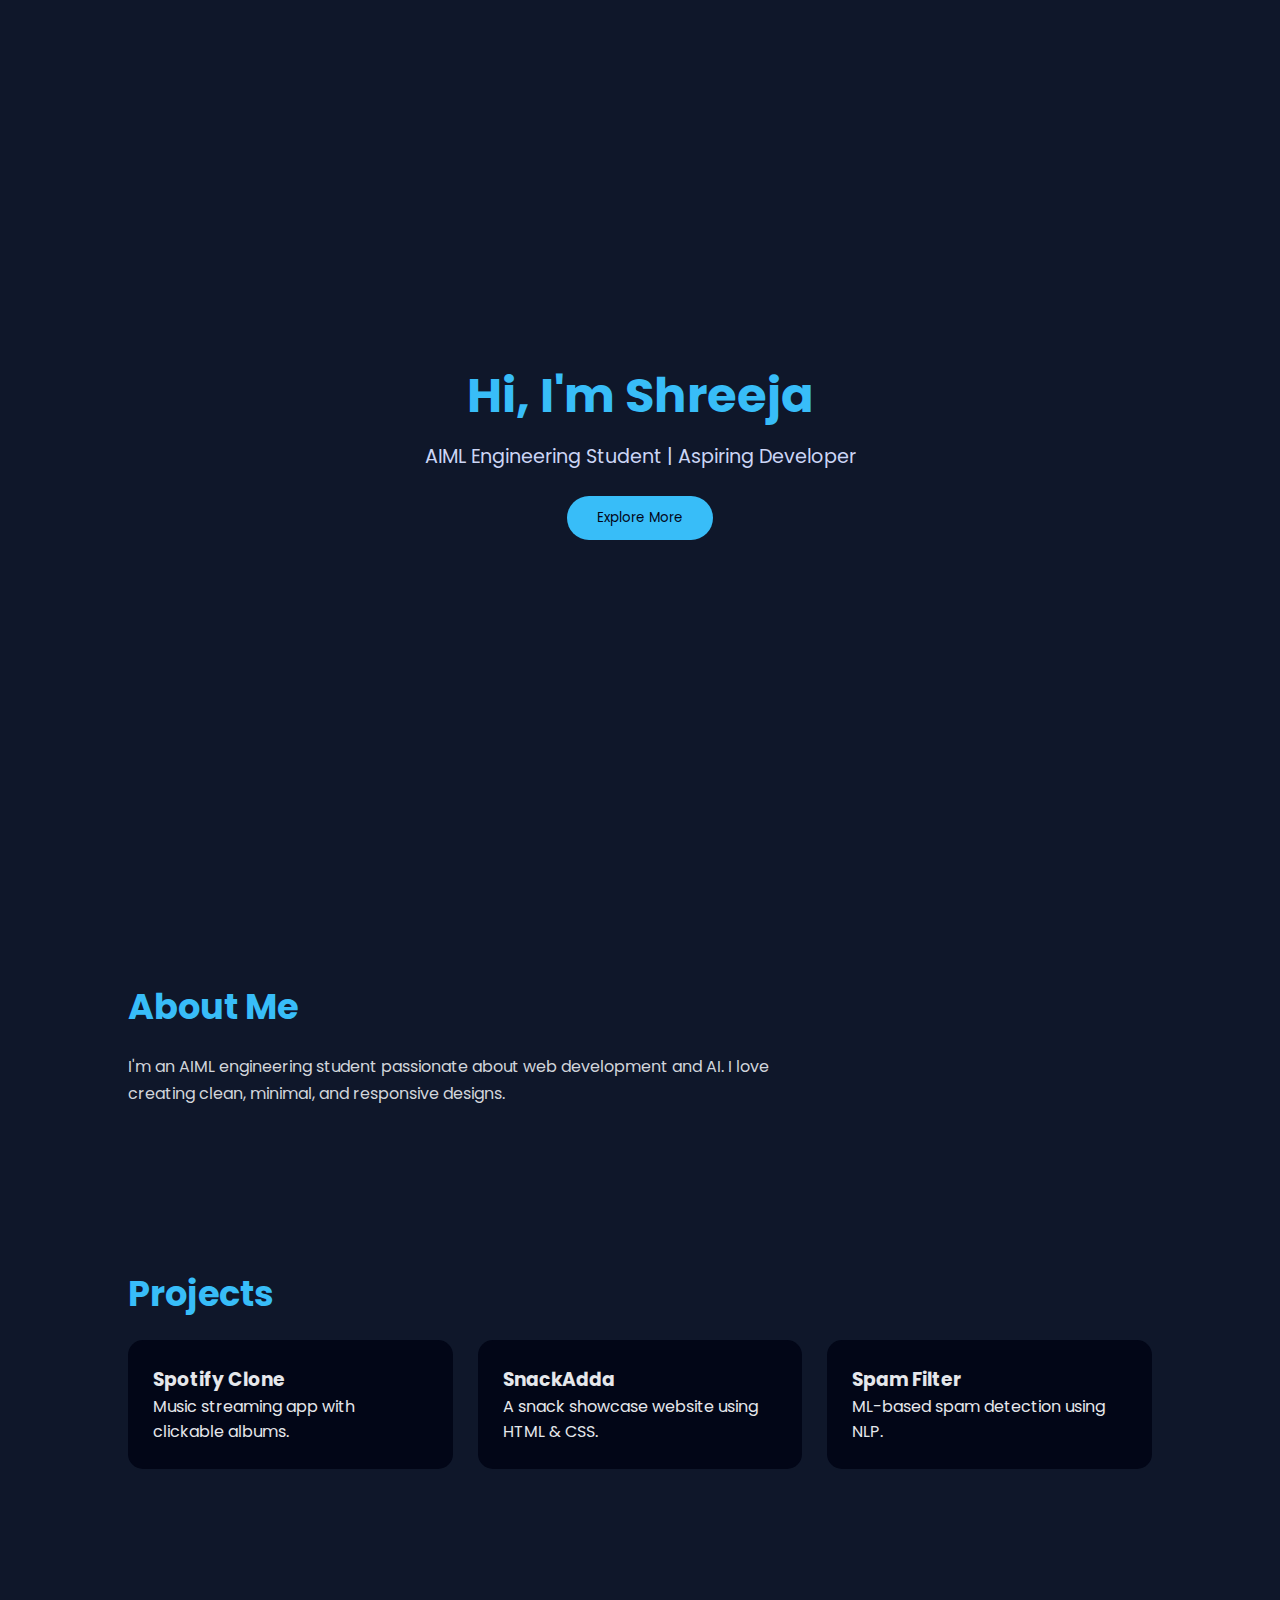
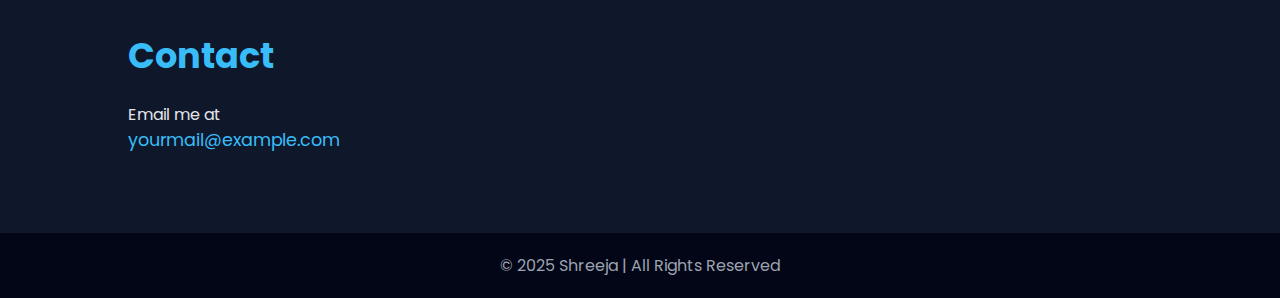
<file: index.html>
<!DOCTYPE html>
<html lang="en">
<head>
  <meta charset="UTF-8" />
  <meta name="viewport" content="width=device-width, initial-scale=1.0" />
  <title>My Portfolio</title>
  <link rel="stylesheet" href="style.css" />
  <link href="https://fonts.googleapis.com/css2?family=Poppins:wght@300;400;600&display=swap" rel="stylesheet">
</head>
<body>

  <header class="hero">
    <h1>Hi, I'm Shreeja</h1>
    <p>AIML Engineering Student | Aspiring Developer</p>
    <button onclick="document.getElementById('about').scrollIntoView({behavior:'smooth'})">Explore More</button>
  </header>

  <section id="about" class="about">
    <h2>About Me</h2>
    <p>
      I'm an AIML engineering student passionate about web development and AI.
      I love creating clean, minimal, and responsive designs.
    </p>
  </section>

  <section class="projects">
    <h2>Projects</h2>
    <div class="project-grid">
      <div class="project-card">
        <h3>Spotify Clone</h3>
        <p>Music streaming app with clickable albums.</p>
      </div>
      <div class="project-card">
        <h3>SnackAdda</h3>
        <p>A snack showcase website using HTML & CSS.</p>
      </div>
      <div class="project-card">
        <h3>Spam Filter</h3>
        <p>ML-based spam detection using NLP.</p>
      </div>
    </div>
  </section>

  <section class="contact">
    <h2>Contact</h2>
    <p>Email me at</p>
    <a href="mailto:yourmail@example.com">yourmail@example.com</a>
  </section>

  <footer>
    © 2025 Shreeja | All Rights Reserved
  </footer>

</body>
</html>
</file>
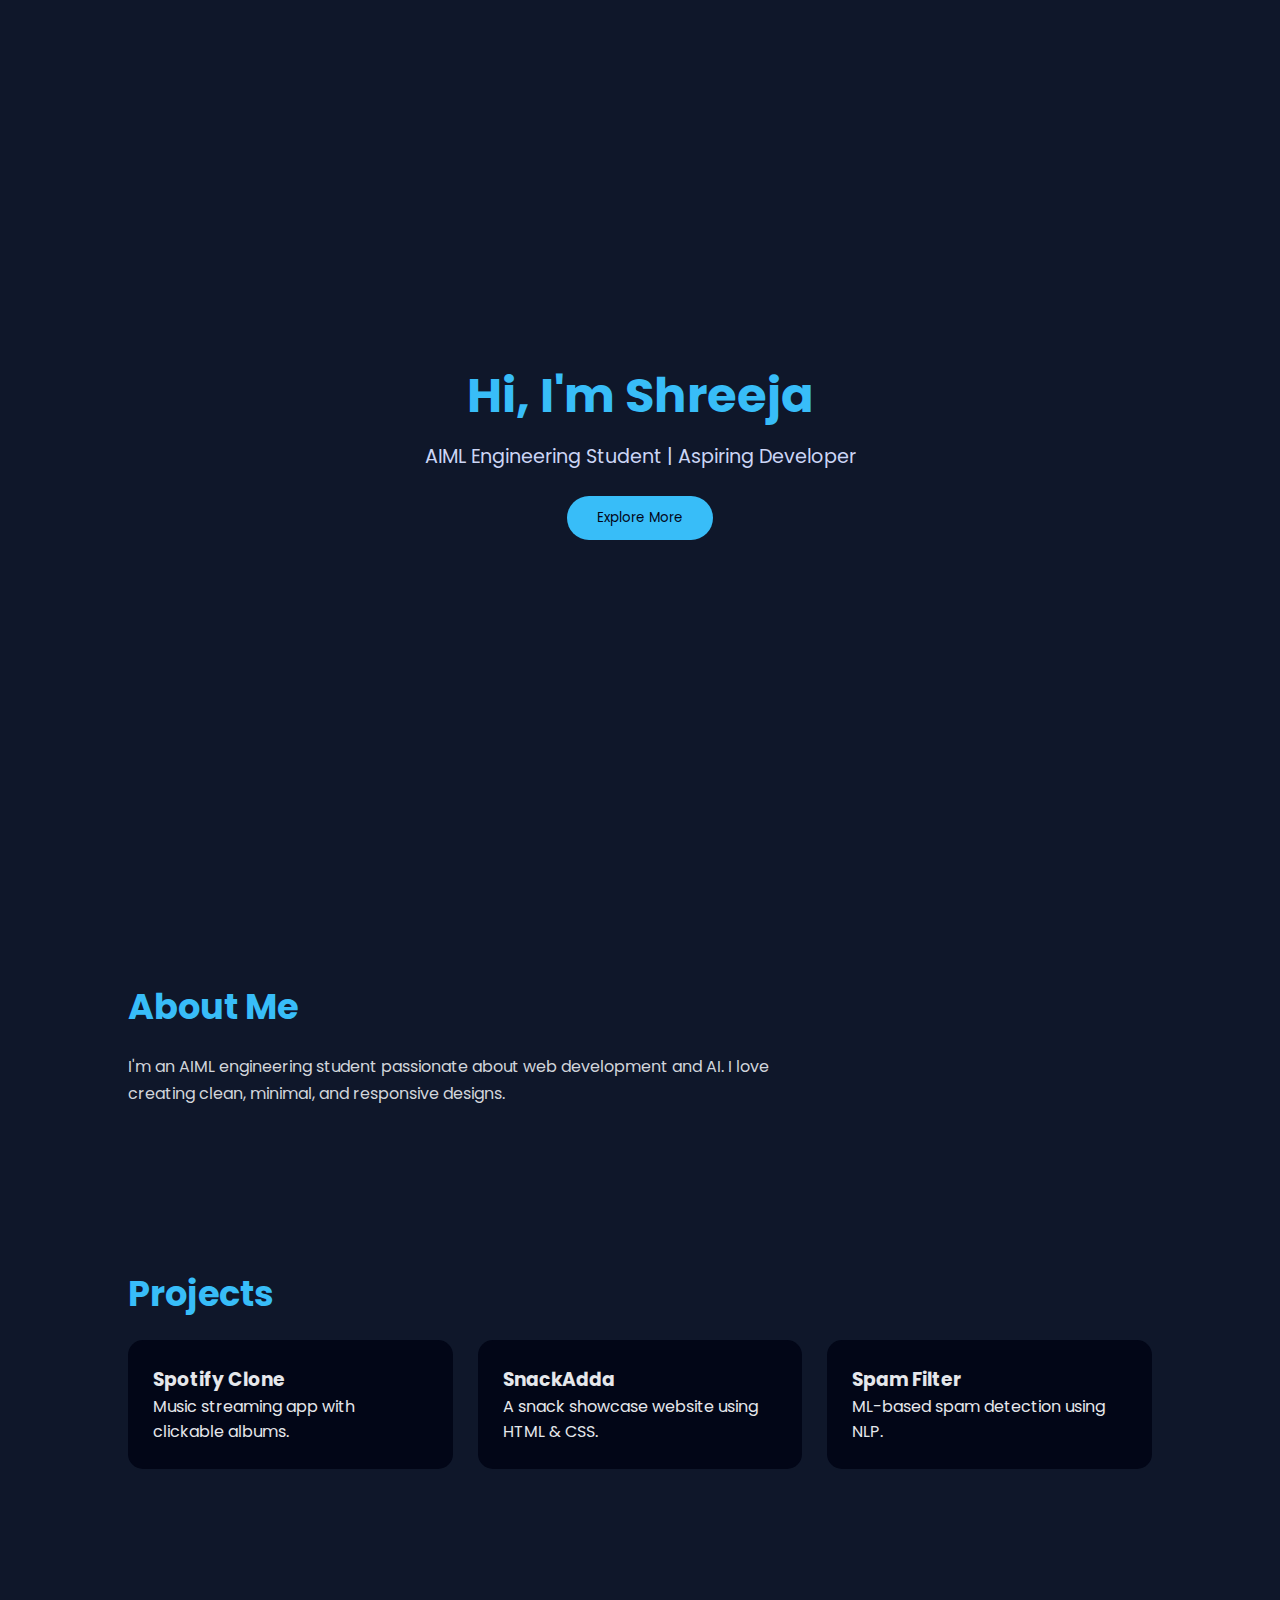
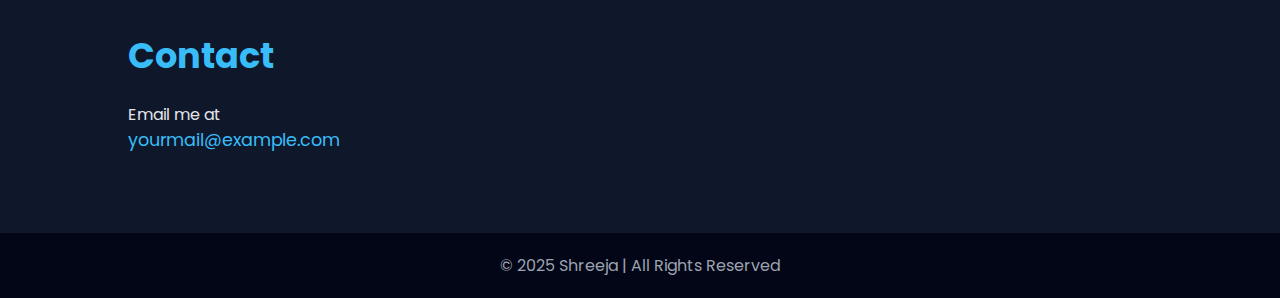
<file: index_github.html>
<!DOCTYPE html>
<html lang="en">
<head>
  <meta charset="UTF-8" />
  <meta name="viewport" content="width=device-width, initial-scale=1.0" />
  <title>My Portfolio</title>
  <link rel="stylesheet" href="style.css" />
  <link href="https://fonts.googleapis.com/css2?family=Poppins:wght@300;400;600&display=swap" rel="stylesheet">
</head>
<body>

  <header class="hero">
    <h1>Hi, I'm Shreeja</h1>
    <p>AIML Engineering Student | Aspiring Developer</p>
    <button onclick="document.getElementById('about').scrollIntoView({behavior:'smooth'})">Explore More</button>
  </header>

  <section id="about" class="about">
    <h2>About Me</h2>
    <p>
      I'm an AIML engineering student passionate about web development and AI.
      I love creating clean, minimal, and responsive designs.
    </p>
  </section>

  <section class="projects">
    <h2>Projects</h2>
    <div class="project-grid">
      <div class="project-card">
        <h3>Spotify Clone</h3>
        <p>Music streaming app with clickable albums.</p>
      </div>
      <div class="project-card">
        <h3>SnackAdda</h3>
        <p>A snack showcase website using HTML & CSS.</p>
      </div>
      <div class="project-card">
        <h3>Spam Filter</h3>
        <p>ML-based spam detection using NLP.</p>
      </div>
    </div>
  </section>

  <section class="contact">
    <h2>Contact</h2>
    <p>Email me at</p>
    <a href="mailto:yourmail@example.com">yourmail@example.com</a>
  </section>

  <footer>
    © 2025 Shreeja | All Rights Reserved
  </footer>

</body>
</html>
</file>
<file: style.css>
* {
  margin: 0;
  padding: 0;
  box-sizing: border-box;
  font-family: 'Poppins', sans-serif;
}

body {
  background: #0f172a;
  color: #e5e7eb;
}

.hero {
  height: 100vh;
  display: flex;
  flex-direction: column;
  justify-content: center;
  align-items: center;
  text-align: center;
  padding: 20px;
}

.hero h1 {
  font-size: 3rem;
  color: #38bdf8;
}

.hero p {
  margin-top: 10px;
  font-size: 1.2rem;
  color: #cbd5f5;
}

.hero button {
  margin-top: 25px;
  padding: 12px 30px;
  border: none;
  border-radius: 30px;
  background: #38bdf8;
  color: #020617;
  cursor: pointer;
  transition: 0.3s;
}

.hero button:hover {
  background: #0ea5e9;
}

section {
  padding: 80px 10%;
}

h2 {
  font-size: 2.2rem;
  margin-bottom: 20px;
  color: #38bdf8;
}

.about p {
  max-width: 700px;
  line-height: 1.7;
  color: #d1d5db;
}

.project-grid {
  display: grid;
  grid-template-columns: repeat(auto-fit, minmax(250px, 1fr));
  gap: 25px;
}

.project-card {
  background: #020617;
  padding: 25px;
  border-radius: 15px;
  transition: 0.3s;
}

.project-card:hover {
  transform: translateY(-8px);
}

.contact a {
  color: #38bdf8;
  text-decoration: none;
  font-size: 1.1rem;
}

footer {
  text-align: center;
  padding: 20px;
  background: #020617;
  color: #9ca3af;
}
</file>
